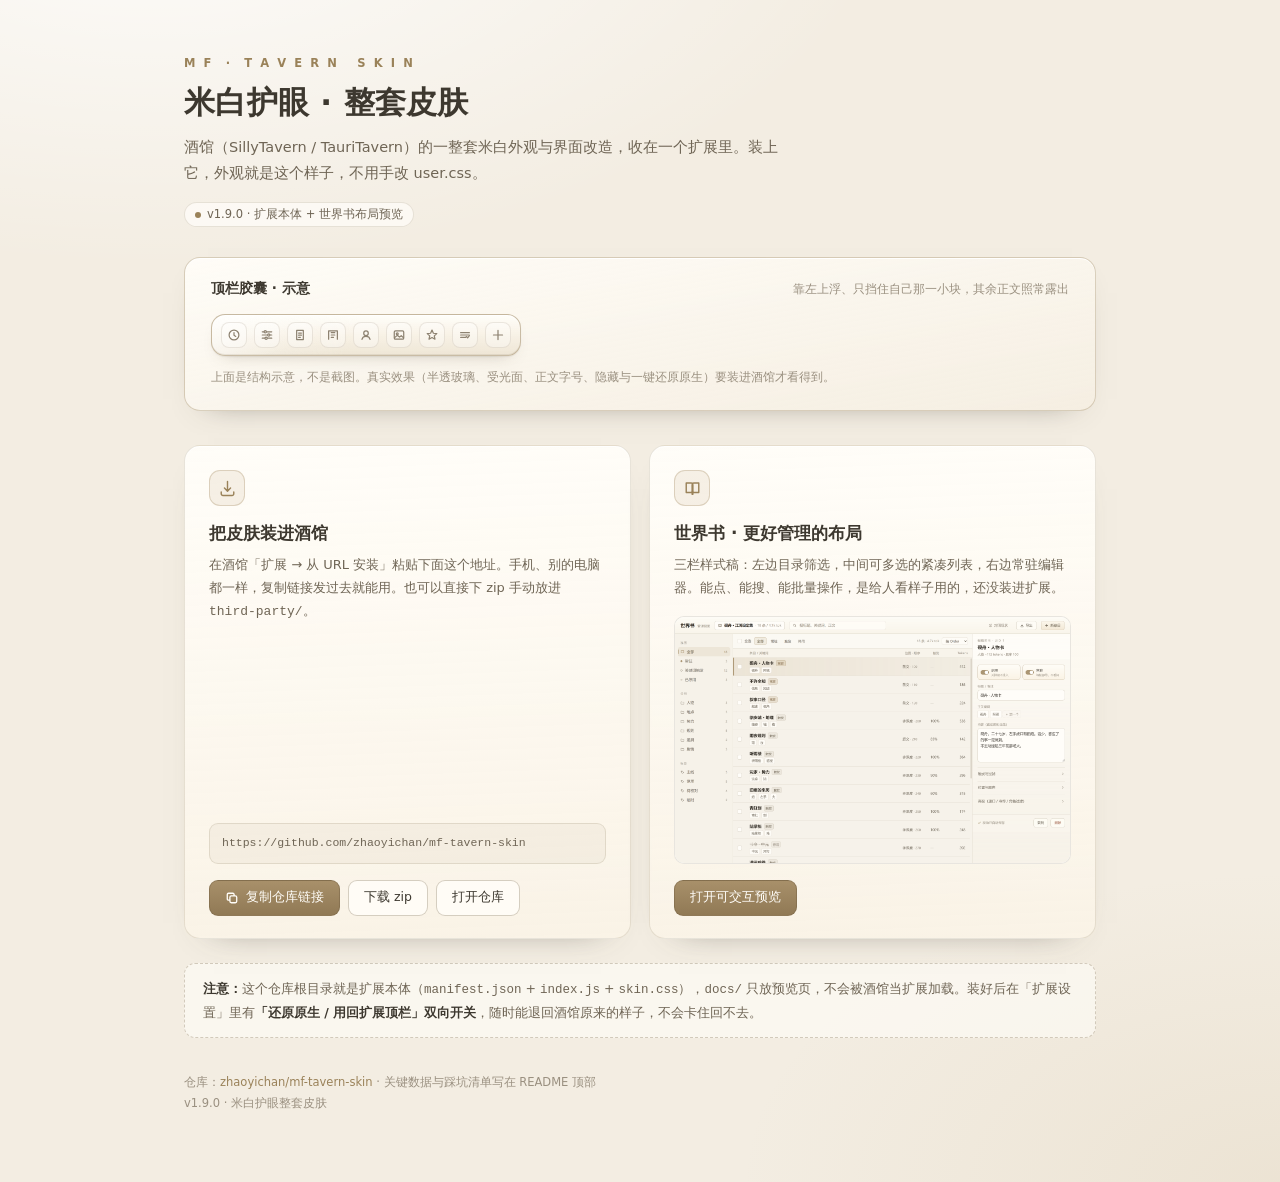
<file: docs/index.html>
<!DOCTYPE html>
<html lang="zh-CN">
<head>
<meta charset="utf-8">
<meta name="viewport" content="width=device-width, viewport-fit=cover, initial-scale=1">
<title>米白护眼 · 整套皮肤</title>
<style>
  :root{
    --bg:#f3ede2; --paper:#fffdf8; --ink:#3d382f; --ink2:#6f6555; --ink3:#9a9080;
    --line:rgba(150,136,110,.22); --line-s:rgba(150,136,110,.4);
    --taupe:#8d8271; --gold:#c7b088; --gold-d:#9a8259;
    --r:16px;
  }
  *{box-sizing:border-box}
  html,body{margin:0;padding:0}
  body{
    background:
      radial-gradient(1200px 620px at 12% -10%, rgba(255,255,255,.9), transparent 62%),
      radial-gradient(900px 520px at 100% 100%, rgba(199,176,136,.16), transparent 60%),
      var(--bg);
    color:var(--ink);
    font-family:"Noto Sans SC","PingFang SC","Microsoft YaHei",system-ui,-apple-system,sans-serif;
    -webkit-font-smoothing:antialiased;
    min-height:100vh;
  }
  .wrap{max-width:960px;margin:0 auto;padding:56px 24px 70px}
  .eyebrow{font-size:11.5px;letter-spacing:.18em;color:var(--gold-d);font-weight:600;margin-bottom:12px}
  h1{margin:0;font-size:31px;font-weight:650;letter-spacing:.01em;line-height:1.3}
  .lead{margin:12px 0 0;font-size:14.5px;color:var(--ink2);line-height:1.8;max-width:620px}
  .ver{
    display:inline-flex;align-items:center;gap:6px;margin-top:16px;
    font-size:11.5px;color:var(--ink2);padding:4px 10px;border-radius:20px;
    background:rgba(255,253,248,.75);border:1px solid var(--line);
  }
  .ver i{width:6px;height:6px;border-radius:50%;background:var(--gold-d);display:block}

  /* ── 胶囊示意 ── */
  .capsule{
    margin:30px 0 34px;padding:22px 26px;border-radius:var(--r);
    background:linear-gradient(170deg,rgba(255,253,248,.94),rgba(246,239,226,.72));
    border:1px solid rgba(186,170,141,.55);
    box-shadow:inset 0 1px 0 rgba(255,255,255,.95),0 12px 30px -24px rgba(69,65,58,.7);
  }
  .cap-hd{display:flex;align-items:baseline;justify-content:space-between;gap:12px;margin-bottom:16px}
  .cap-hd b{font-size:13.5px;font-weight:600}
  .cap-hd span{font-size:11.5px;color:var(--ink3)}
  .cap-bar{
    display:flex;align-items:center;gap:7px;padding:7px 9px;width:max-content;max-width:100%;
    border-radius:14px;border:1px solid rgba(186,170,141,.78);
    background:
      linear-gradient(105deg, rgba(255,255,255,.62) 0%, rgba(255,255,255,.14) 26%, rgba(255,255,255,0) 46%),
      linear-gradient(180deg, rgba(255,254,250,.92) 0%, rgba(246,239,226,.8) 52%, rgba(232,222,202,.66) 100%);
    box-shadow:inset 0 1px 0 rgba(255,255,255,.95),inset 0 -1px 0 rgba(150,136,110,.16),
               0 1px 1px rgba(90,78,58,.08),0 8px 18px -12px rgba(90,78,58,.4);
    overflow-x:auto;
  }
  .cap-dot{
    flex:none;width:26px;height:26px;border-radius:8px;
    display:grid;place-items:center;color:var(--taupe);
    background:rgba(255,255,255,.34);border:1px solid rgba(150,136,110,.18);
  }
  .cap-dot svg{width:14px;height:14px}
  .cap-note{margin:12px 0 0;font-size:11.5px;color:var(--ink3);line-height:1.7}

  .grid{display:grid;grid-template-columns:1fr 1fr;gap:18px}
  .card{
    position:relative;display:flex;flex-direction:column;
    padding:24px 24px 22px;border-radius:var(--r);
    background:linear-gradient(178deg,var(--paper),rgba(251,244,231,.82));
    border:1px solid var(--line);
    box-shadow:inset 0 1px 0 rgba(255,255,255,.9),0 14px 34px -30px rgba(69,65,58,.8);
  }
  .card:hover{border-color:var(--line-s)}
  .ic{
    width:36px;height:36px;border-radius:11px;display:grid;place-items:center;margin-bottom:16px;
    color:var(--gold-d);background:rgba(199,176,136,.16);border:1px solid rgba(171,150,115,.36);
  }
  .ic svg{width:19px;height:19px}
  .card h2{margin:0;font-size:17px;font-weight:650}
  .card p{margin:9px 0 0;font-size:13px;color:var(--ink2);line-height:1.75;flex:1}
  .url{
    margin:16px 0 0;padding:10px 12px;border-radius:9px;font-size:11.5px;
    background:rgba(150,136,110,.07);border:1px solid var(--line);
    color:var(--ink2);word-break:break-all;line-height:1.6;
    font-family:ui-monospace,SFMono-Regular,Consolas,monospace;
  }
  .acts{display:flex;flex-wrap:wrap;gap:8px;margin-top:16px}
  .btn{
    display:inline-flex;align-items:center;justify-content:center;gap:7px;
    height:36px;padding:0 15px;border-radius:9px;font-size:12.5px;font-weight:500;
    cursor:pointer;text-decoration:none;transition:.16s ease;white-space:nowrap;
    font-family:inherit;
  }
  .btn svg{width:14px;height:14px}
  .btn-main{background:linear-gradient(180deg,#a8906a,#907955);color:#fffdf8;border:1px solid rgba(120,100,70,.5)}
  .btn-main:hover{filter:brightness(1.06)}
  .btn-gh{background:rgba(255,253,248,.9);color:var(--ink);border:1px solid var(--line-s)}
  .btn-gh:hover{background:#fff;box-shadow:0 6px 16px -12px rgba(69,65,58,.7)}
  .shot{
    margin-top:16px;border-radius:10px;overflow:hidden;border:1px solid var(--line);
    background:#fff;aspect-ratio:16/10;
  }
  .shot img{width:100%;height:100%;object-fit:cover;object-position:top left;display:block}
  .tip{
    margin:24px 0 0;padding:14px 18px;border-radius:11px;font-size:12.5px;line-height:1.75;
    color:var(--ink2);background:rgba(255,253,248,.6);border:1px dashed var(--line-s);
  }
  .tip b{color:var(--ink);font-weight:600}
  footer{margin-top:34px;font-size:11.5px;color:var(--ink3);line-height:1.8}
  footer a{color:var(--gold-d);text-decoration:none}
  #toast{
    position:fixed;left:50%;bottom:28px;transform:translate(-50%,14px);
    padding:10px 18px;border-radius:10px;font-size:12.5px;
    background:rgba(61,56,47,.94);color:#fffdf8;opacity:0;pointer-events:none;
    transition:.22s ease;z-index:9;box-shadow:0 10px 26px -14px rgba(0,0,0,.6);
  }
  #toast.on{opacity:1;transform:translate(-50%,0)}
  @media (max-width:720px){
    .wrap{padding:34px 16px 48px}
    h1{font-size:24px}
    .lead{font-size:13px}
    .grid{grid-template-columns:1fr;gap:14px}
    .card{padding:20px}
    .capsule{padding:18px 16px}
    .cap-hd{flex-direction:column;align-items:flex-start;gap:5px}
    .cap-hd span{font-size:11px;line-height:1.5}
    .cap-dot{width:24px;height:24px}
  }
</style>
</head>
<body>
<div class="wrap">
  <div class="eyebrow">M F &nbsp;·&nbsp; T A V E R N &nbsp; S K I N</div>
  <h1>米白护眼 · 整套皮肤</h1>
  <p class="lead">酒馆（SillyTavern / TauriTavern）的一整套米白外观与界面改造，收在一个扩展里。装上它，外观就是这个样子，不用手改 user.css。</p>
  <div class="ver"><i></i> v1.9.0 · 扩展本体 + 世界书布局预览</div>

  <!-- 顶栏胶囊示意：纯 SVG/CSS 绘制，标注为示意，避免误认为是截图 -->
  <div class="capsule">
    <div class="cap-hd"><b>顶栏胶囊 · 示意</b><span>靠左上浮、只挡住自己那一小块，其余正文照常露出</span></div>
    <div class="cap-bar" aria-label="顶栏胶囊示意">
      <div class="cap-dot"><svg viewBox="0 0 16 16" fill="none" stroke="currentColor" stroke-width="1.4" stroke-linecap="round" stroke-linejoin="round"><circle cx="8" cy="8" r="5.6"/><path d="M8 5.2v3.1l2 1.3"/></svg></div>
      <div class="cap-dot"><svg viewBox="0 0 16 16" fill="none" stroke="currentColor" stroke-width="1.4" stroke-linecap="round" stroke-linejoin="round"><path d="M2.6 4.4h10.8M2.6 8h10.8M2.6 11.6h10.8"/><circle cx="6" cy="4.4" r="1.3" fill="#fffdf8"/><circle cx="10" cy="8" r="1.3" fill="#fffdf8"/><circle cx="7" cy="11.6" r="1.3" fill="#fffdf8"/></svg></div>
      <div class="cap-dot"><svg viewBox="0 0 16 16" fill="none" stroke="currentColor" stroke-width="1.4" stroke-linecap="round" stroke-linejoin="round"><path d="M4.2 2.8h7.6v10.4H4.2zM6.4 5.8h3.2M6.4 8.2h3.2M6.4 10.6h2"/></svg></div>
      <div class="cap-dot"><svg viewBox="0 0 16 16" fill="none" stroke="currentColor" stroke-width="1.4" stroke-linecap="round" stroke-linejoin="round"><path d="M3 12.8V3.2h10v9.6M6 8h4M6 5.4h4M6 10.6h2.6"/></svg></div>
      <div class="cap-dot"><svg viewBox="0 0 16 16" fill="none" stroke="currentColor" stroke-width="1.4" stroke-linecap="round" stroke-linejoin="round"><circle cx="8" cy="6" r="2.6"/><path d="M3.4 13c.5-2.2 2.3-3.4 4.6-3.4s4.1 1.2 4.6 3.4"/></svg></div>
      <div class="cap-dot"><svg viewBox="0 0 16 16" fill="none" stroke="currentColor" stroke-width="1.4" stroke-linecap="round" stroke-linejoin="round"><rect x="2.6" y="3.2" width="10.8" height="9.6" rx="1.4"/><circle cx="6" cy="6.6" r="1.1"/><path d="m3 11 3-2.6 2.6 2 2-1.6 2.4 2.2"/></svg></div>
      <div class="cap-dot"><svg viewBox="0 0 16 16" fill="none" stroke="currentColor" stroke-width="1.4" stroke-linecap="round" stroke-linejoin="round"><path d="M8 2.4 9.6 6l3.9.4-2.9 2.6.8 3.8L8 10.9l-3.4 1.9.8-3.8L2.5 6.4 6.4 6z"/></svg></div>
      <div class="cap-dot"><svg viewBox="0 0 16 16" fill="none" stroke="currentColor" stroke-width="1.4" stroke-linecap="round" stroke-linejoin="round"><path d="M3 5.4h10M3 8h10M3 10.6h6"/><path d="m11.4 10.6 1.6 1.6 2-2.4" transform="translate(-2 -1)"/></svg></div>
      <div class="cap-dot"><svg viewBox="0 0 16 16" fill="none" stroke="currentColor" stroke-width="1.4" stroke-linecap="round" stroke-linejoin="round"><path d="M8 2.8v10.4M2.8 8h10.4"/></svg></div>
    </div>
    <p class="cap-note">上面是结构示意，不是截图。真实效果（半透玻璃、受光面、正文字号、隐藏与一键还原原生）要装进酒馆才看得到。</p>
  </div>

  <div class="grid">
    <section class="card">
      <div class="ic"><svg viewBox="0 0 20 20" fill="none" stroke="currentColor" stroke-width="1.5" stroke-linecap="round" stroke-linejoin="round"><path d="M10 2.6v10M6.8 9.6 10 12.8l3.2-3.2"/><path d="M3.4 13.6v2a1.8 1.8 0 0 0 1.8 1.8h9.6a1.8 1.8 0 0 0 1.8-1.8v-2"/></svg></div>
      <h2>把皮肤装进酒馆</h2>
      <p>在酒馆「扩展 → 从 URL 安装」粘贴下面这个地址。手机、别的电脑都一样，复制链接发过去就能用。也可以直接下 zip 手动放进 <code>third-party/</code>。</p>
      <div class="url" id="repoUrl">https://github.com/zhaoyichan/mf-tavern-skin</div>
      <div class="acts">
        <button class="btn btn-main" id="btnCopy"><svg viewBox="0 0 16 16" fill="none" stroke="currentColor" stroke-width="1.5" stroke-linejoin="round"><rect x="5.6" y="5.6" width="7.8" height="7.8" rx="1.6"/><path d="M10.4 5.6V4a1.4 1.4 0 0 0-1.4-1.4H4A1.4 1.4 0 0 0 2.6 4v5a1.4 1.4 0 0 0 1.4 1.4h1.6"/></svg>复制仓库链接</button>
        <a class="btn btn-gh" href="https://github.com/zhaoyichan/mf-tavern-skin/archive/refs/heads/main.zip">下载 zip</a>
        <a class="btn btn-gh" href="https://github.com/zhaoyichan/mf-tavern-skin">打开仓库</a>
      </div>
    </section>

    <section class="card">
      <div class="ic"><svg viewBox="0 0 20 20" fill="none" stroke="currentColor" stroke-width="1.5" stroke-linecap="round" stroke-linejoin="round"><path d="M3.4 4.2h5.2c1 0 1.8.8 1.8 1.8v10c0-1-.8-1.8-1.8-1.8H3.4zM16.6 4.2h-5.2c-1 0-1.8.8-1.8 1.8v10c0-1 .8-1.8 1.8-1.8h5.2z"/></svg></div>
      <h2>世界书 · 更好管理的布局</h2>
      <p>三栏样式稿：左边目录筛选，中间可多选的紧凑列表，右边常驻编辑器。能点、能搜、能批量操作，是给人看样子用的，还没装进扩展。</p>
      <div class="shot"><img src="preview-world-info.png" alt="世界书三栏管理布局预览"></div>
      <div class="acts">
        <a class="btn btn-main" href="world-info-manager.html">打开可交互预览</a>
      </div>
    </section>
  </div>

  <div class="tip"><b>注意：</b>这个仓库根目录就是扩展本体（<code>manifest.json</code> + <code>index.js</code> + <code>skin.css</code>），<code>docs/</code> 只放预览页，不会被酒馆当扩展加载。装好后在「扩展设置」里有<b>「还原原生 / 用回扩展顶栏」双向开关</b>，随时能退回酒馆原来的样子，不会卡住回不去。</div>

  <footer>
    仓库：<a href="https://github.com/zhaoyichan/mf-tavern-skin">zhaoyichan/mf-tavern-skin</a> · 关键数据与踩坑清单写在 README 顶部<br>
    v1.9.0 · 米白护眼整套皮肤
  </footer>
</div>
<div id="toast"></div>
<script>
(function(){
  var t = document.getElementById('toast');
  function toast(msg){
    t.textContent = msg; t.classList.add('on');
    clearTimeout(t._tm); t._tm = setTimeout(function(){ t.classList.remove('on'); }, 1900);
  }
  document.getElementById('btnCopy').addEventListener('click', function(){
    var text = document.getElementById('repoUrl').textContent.trim();
    function fallback(){
      var ta = document.createElement('textarea');
      ta.value = text; ta.style.position='fixed'; ta.style.opacity='0';
      document.body.appendChild(ta); ta.select();
      var ok = false; try { ok = document.execCommand('copy'); } catch(e){}
      document.body.removeChild(ta);
      if (ok) toast('已复制，发给别人就能装');
      else { window.prompt('长按/手动复制这个链接：', text); }
    }
    if (navigator.clipboard && window.isSecureContext) {
      navigator.clipboard.writeText(text).then(function(){ toast('已复制，发给别人就能装'); }, fallback);
    } else fallback();
  });
})();
</script>
</body>
</html>
</file>
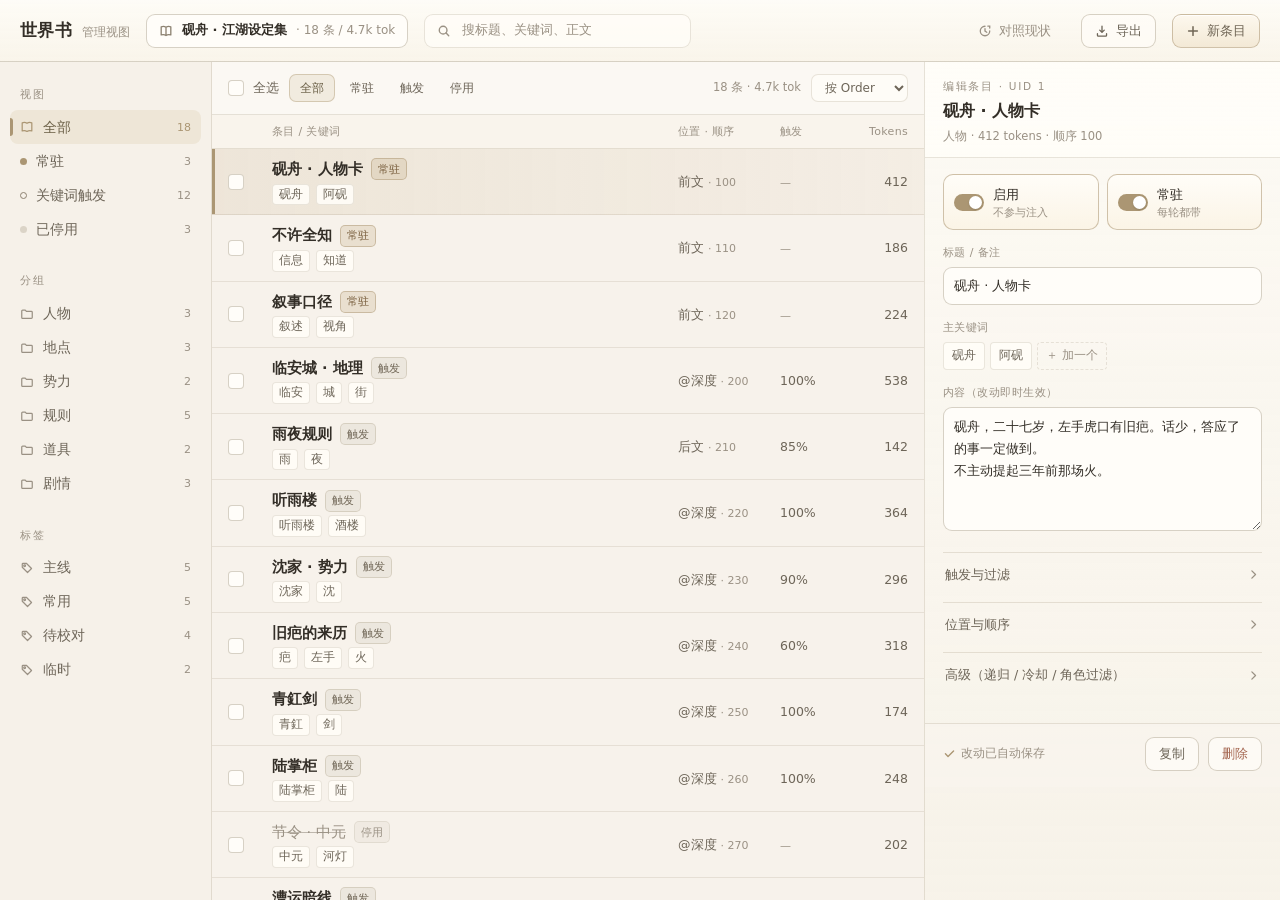
<file: docs/world-info-manager.html>
<!DOCTYPE html>
<html lang="zh-CN">
<head>
<meta charset="UTF-8">
<meta name="viewport" content="width=device-width, viewport-fit=cover, initial-scale=1">
<title>世界书 · 管理视图（样式稿）</title>
<!--
═══════════════════════════════════════════════════════════════════════════
  世界书 · 管理视图  样式稿 v1（2026-11-04 19:0x）
  ───────────────────────────────────────────────────────────────────────
  ★ 本文件性质：纯样式稿 / 交互演示。数据是假的，交互是真的，刷新即重置。
    用来给用户看布局，不是能装进酒馆的成品。上一个 api-profiles.html 已按
    用户要求搁置，不再继续。

  ★ 现状（读真机 DOM 得来的，不是猜）
    来源：D:/tavern-skin/ref/st_index.html（酒馆真实 index.html）
         frontend-templates/worldInfoKeywordHeaders.html
         ref/st_script.js 里 #OpenAllWIEntries 的处理
    · 编辑器 = #world_popup
      第 1 排：world_create_button / world_editor_select(选书) / 导入 / 导出 /
              改名 / 复制 / 删除
      第 2 排：world_popup_new(新条目) / OpenAllWIEntries(全展开) /
              CloseAllWIEntries(全折叠) / world_backfill_memos(回填备注) /
              world_apply_current_sorting / world_info_search(搜索) /
              world_info_sort_order(**14 种排序**) / world_refresh / 分页
      条目区 = #world_popup_entries_list，条目是 .inline-drawer 折叠抽屉
    · 表头列（worldInfoKeywordHeaders.html）：
      Title/Memo · Strategy · Position · Depth · Order · Trigger %
    · 展开一条 = #entry_edit_template 里的一整屏表单：
      主关键词 / 逻辑(AND ANY…) / 可选过滤 / Outlet / 扫描深度 / 大小写 /
      整词 / 组评分 / Automation ID / 递归层级 / 正文 + 4 个递归复选 /
      包含组 / 组权重 / 黏性 / 冷却 / 延迟 / 位置 / 深度 / 顺序 / 触发% /
      角色过滤 / 备注 —— 几十个字段平铺。
    · ★ 痛点（这版要解决的）
      1) 改一个「启用/常驻/位置」要先展开整屏表单
      2) 条目多了只能靠一个搜索框 + 14 项排序下拉 + 分页，没有目录
      3) 没有多选，批量禁用/改位置/打标签/移动分组全做不到
      4) 状态靠小灯（绿/蓝/灰）认，没有文字
      5) 备注为空时列表里显示的是关键词，认不出是哪条

  ★ 这版的设计口径（用户要「更方便管理」）
    三栏：左侧目录（视图 + 分组 + 标签，带计数）/ 中间紧凑多行列表（可多选）/
          右侧常驻编辑器（点条目即开，高级设置折叠，不用展开整屏）
    + 选中后浮出批量操作条。状态一律用文字 + 圆点双编码，不只靠颜色。

  ★ 真落地时的关键数据（别重新猜）
    · 条目数据在世界书 JSON 的 entries 对象里，key 是 uid；
      常用字段：key / keysecondary / comment(标题) / content / disable /
      constant(常驻) / selective / position / depth / order / probability /
      group / groupWeight / sticky / cooldown / delay / additive /
      role / excludeRecursion / preventRecursion / delayUntilRecursionLevel …
    · 「分组」「标签」不是酒馆原生字段 → 要在条目上挂自定义键（如 mf_group /
      mf_tags），或者按 comment 前缀解析。写回时必须保留原字段，别整对象替换。
    · position: 0=before / 1=after / 2=atDepth / 3=outlet 等，按版本核对。
    · 排序写回：酒馆有 world_apply_current_sorting 把当前排序固化为 order。
    · token 数是估算，别当精确值展示。
    · 配色沿用皮肤：米白 + taupe #8d8271 + 浅金 #c7b088，不要绿色。
      图标一律内联 SVG，不用 emoji。
    · file:// 下 localStorage origin 为 null → 演示状态只放内存，刷新重置（故意的）。
═══════════════════════════════════════════════════════════════════════════
-->
<style>
:root{
  --bg:#f2ede3;
  --paper:#fffdf8;
  --ink:#332e27;
  --ink2:#6d6558;
  --ink3:#9a9184;
  --taupe:#8d8271;
  --line:rgba(150,136,110,.22);
  --line-s:rgba(150,136,110,.38);
  --gold:#c7b088;
  --gold-d:#ab9673;
  --gold-bg:rgba(199,176,136,.18);
  --r:12px;
}
*{box-sizing:border-box;-webkit-tap-highlight-color:transparent}
html,body{margin:0;padding:0;height:100%}
body{
  overflow:hidden;
  background:var(--bg);color:var(--ink);
  font:14px/1.55 "PingFang SC","Hiragino Sans GB","Microsoft YaHei",system-ui,-apple-system,sans-serif;
  -webkit-font-smoothing:antialiased;
}
button,input,select,textarea{font:inherit;color:inherit}
button{cursor:pointer}
::-webkit-scrollbar{width:9px;height:9px}
::-webkit-scrollbar-thumb{background:rgba(150,136,110,.28);border-radius:8px;border:2px solid transparent;background-clip:padding-box}
::-webkit-scrollbar-thumb:hover{background:rgba(150,136,110,.45);background-clip:padding-box}
::-webkit-scrollbar-track{background:transparent}

.app{height:100vh;display:flex;flex-direction:column}

/* ── 顶栏 ─────────────────────────────────────────── */
.top{
  flex:none;height:62px;display:flex;align-items:center;gap:16px;padding:0 20px;
  background:linear-gradient(180deg,rgba(255,253,248,.95),rgba(250,245,235,.92));
  border-bottom:1px solid var(--line-s);position:relative;z-index:6;
}
.top-brand{display:flex;align-items:baseline;gap:10px;white-space:nowrap}
.top-brand b{font-size:17px;font-weight:600;letter-spacing:.02em}
.top-brand small{font-size:11.5px;color:var(--ink3)}
.book{
  display:flex;align-items:center;gap:9px;height:34px;padding:0 12px;border-radius:9px;
  background:#fffdf9;border:1px solid var(--line-s);font-size:13px;font-weight:600;
}
.book svg{color:var(--taupe)}
.book .cnt{font-weight:400;color:var(--ink3);font-size:12px}
.top-search{
  flex:1;min-width:120px;max-width:420px;display:flex;align-items:center;gap:9px;
  height:34px;padding:0 12px;border-radius:9px;background:rgba(255,253,248,.8);
  border:1px solid var(--line);transition:.16s;
}
.top-search:focus-within{background:#fffdf8;border-color:rgba(171,150,115,.6);box-shadow:0 0 0 3px rgba(199,176,136,.14)}
.top-search svg{color:var(--ink3);flex:none}
.top-search input{flex:1;border:0;outline:none;background:transparent;font-size:13px;min-width:0}
.top-search input::placeholder{color:var(--ink3)}
.top-sp{flex:1}
.btn{
  display:inline-flex;align-items:center;gap:7px;height:34px;padding:0 13px;
  border-radius:9px;border:1px solid var(--line-s);background:rgba(255,253,248,.7);
  font-size:12.5px;color:var(--ink2);white-space:nowrap;transition:.15s;
}
.btn:hover{background:#fffdf8;color:var(--taupe-d,#6f6555);border-color:rgba(171,150,115,.6)}
.btn svg{flex:none}
.btn-solid{
  background:linear-gradient(180deg,#fdf8ee,#f3e9d6);border-color:rgba(171,150,115,.55);
  color:#6f6555;font-weight:500;box-shadow:0 1px 0 rgba(255,255,255,.9) inset;
}
.btn-solid:hover{background:linear-gradient(180deg,#fffdf7,#f7efdf)}
.btn-quiet{background:transparent;border-color:transparent;color:var(--ink3)}
.btn-quiet:hover{background:rgba(255,253,248,.9);color:var(--ink2)}

/* ── 三栏骨架 ──────────────────────────────────────── */
.cols{flex:1;min-height:0;display:grid;grid-template-columns:212px minmax(0,1fr) 356px}
.side{
  min-height:0;overflow-y:auto;background:rgba(250,246,238,.55);
  border-right:1px solid var(--line);padding:16px 10px 30px;
}
.center{min-height:0;display:flex;flex-direction:column;background:rgba(255,253,248,.34)}
.editor{
  min-height:0;overflow-y:auto;background:linear-gradient(180deg,rgba(255,253,248,.8),rgba(250,246,237,.6));
  border-left:1px solid var(--line);
}

/* ── 左栏 ─────────────────────────────────────────── */
.nav-h{font-size:10.5px;letter-spacing:.16em;color:var(--ink3);padding:0 10px;margin:8px 0 8px}
.nav-h:not(:first-child){margin-top:26px}
.nav-i{
  position:relative;display:flex;align-items:center;gap:9px;height:34px;padding:0 10px;
  border-radius:8px;font-size:13.5px;color:var(--ink2);cursor:pointer;transition:.14s;
  white-space:nowrap;
}
.nav-i:hover{background:rgba(255,253,248,.8);color:var(--ink)}
.nav-i.on{background:var(--gold-bg);color:#6b6047;font-weight:500}
.nav-i.on::before{content:"";position:absolute;left:0;top:8px;bottom:8px;width:2.5px;border-radius:0 3px 3px 0;background:var(--gold-d)}
.nav-i .nm{flex:1;overflow:hidden;text-overflow:ellipsis}
.nav-i .num{font-size:11px;color:var(--ink3);font-variant-numeric:tabular-nums}
.nav-i.on .num{color:var(--gold-d)}
.nav-i svg{flex:none;color:var(--ink3)}
.nav-i.on svg{color:var(--gold-d)}
.nav-dot{width:7px;height:7px;border-radius:50%;flex:none}
.dot-always{background:var(--gold-d)}
.dot-key{border:1.5px solid var(--taupe);background:transparent}
.dot-off{background:rgba(150,136,110,.28)}

/* ── 中栏：工具条 ──────────────────────────────────── */
.tools{
  flex:none;display:flex;align-items:center;gap:10px;padding:12px 16px;
  border-bottom:1px solid var(--line);background:rgba(255,253,248,.6);flex-wrap:wrap;
}
.chk{
  width:16px;height:16px;border-radius:4px;border:1.5px solid var(--line-s);
  background:#fffdf9;display:grid;place-items:center;flex:none;cursor:pointer;transition:.14s;
}
.chk svg{opacity:0;color:#fff}
.chk.on{background:var(--gold-d);border-color:var(--gold-d)}
.chk.on svg{opacity:1}
.chk.mixed{background:rgba(199,176,136,.5);border-color:var(--gold-d)}
.chk.mixed::after{content:"";width:8px;height:2px;background:#fff;border-radius:2px}
.tools-l{display:flex;align-items:center;gap:9px;color:var(--ink2);font-size:12.5px;cursor:pointer;user-select:none}
.seg{display:flex;gap:4px}
.seg button{
  height:28px;padding:0 10px;border-radius:7px;border:1px solid transparent;
  background:transparent;font-size:12px;color:var(--ink2);transition:.14s;
}
.seg button:hover{background:rgba(255,253,248,.9);border-color:var(--line)}
.seg button.on{background:var(--gold-bg);border-color:rgba(171,150,115,.42);color:#6b6047;font-weight:500}
.tools-sp{flex:1}
.tools small{font-size:11.5px;color:var(--ink3);font-variant-numeric:tabular-nums}
.sort{
  height:28px;padding:0 9px;border-radius:7px;border:1px solid var(--line);
  background:rgba(255,253,248,.8);font-size:12px;color:var(--ink2);outline:none;
}

/* ── 中栏：表头 + 行 ───────────────────────────────── */
.thead{
  flex:none;display:grid;grid-template-columns:34px minmax(0,1fr) 92px 62px 56px;
  gap:10px;padding:8px 16px;border-bottom:1px solid var(--line);
  font-size:11px;color:var(--ink3);letter-spacing:.03em;background:rgba(250,246,238,.45);
}
.rows{flex:1;min-height:0;overflow-y:auto;padding-bottom:76px}
.row{
  display:grid;grid-template-columns:34px minmax(0,1fr) 92px 62px 56px;
  gap:10px;align-items:center;padding:9px 16px;min-height:58px;
  border-bottom:1px solid rgba(150,136,110,.18);cursor:pointer;transition:.13s;
}
.row:hover{background:rgba(255,253,248,.92)}
.row.on{background:linear-gradient(90deg,rgba(199,176,136,.19),rgba(199,176,136,.07))}
.row.on::before{content:"";position:absolute;left:0;top:0;bottom:0;width:3px;background:var(--gold-d)}
.row{position:relative}
.row.checked{background:rgba(199,176,136,.1)}
.r-main{min-width:0}
.r-line1{display:flex;align-items:center;gap:8px;min-width:0}
.r-title{font-size:14.5px;font-weight:600;white-space:nowrap;overflow:hidden;text-overflow:ellipsis}
.r-title.off{color:var(--ink3);font-weight:500;text-decoration:line-through;text-decoration-color:rgba(154,145,132,.6)}
.st{
  flex:none;font-size:11px;padding:1.5px 6px;border-radius:5px;white-space:nowrap;
  border:1px solid transparent;
}
.st-always{background:rgba(199,176,136,.28);border-color:rgba(171,150,115,.5);color:#795f3e;font-weight:500}
.st-key{background:rgba(150,136,110,.1);border-color:rgba(150,136,110,.25);color:#6f6555}
.st-off{background:rgba(150,136,110,.07);border-color:rgba(150,136,110,.16);color:var(--ink3)}
.r-line2{display:flex;align-items:center;gap:6px;margin-top:3px;min-width:0;overflow:hidden}
.key{
  font-size:11.5px;padding:1px 6px;border-radius:4px;white-space:nowrap;
  background:rgba(255,253,248,.9);border:1px solid rgba(150,136,110,.2);color:var(--ink2);
}
.key.more{color:var(--ink3);border-style:dashed}
.r-col{font-size:12.5px;color:var(--ink2);white-space:nowrap;overflow:hidden;text-overflow:ellipsis}
.r-col small{color:var(--ink3);font-size:11px}
.r-num{font-variant-numeric:tabular-nums;text-align:right;font-size:12.5px;color:var(--ink2)}
.r-num small{color:var(--ink3)}
.r-acts{display:flex;gap:2px;justify-content:flex-end;opacity:0;transition:.14s}
.row:hover .r-acts,.row.on .r-acts{opacity:1}
.ico{
  width:27px;height:27px;border-radius:7px;display:grid;place-items:center;
  background:transparent;border:1px solid transparent;color:var(--ink3);transition:.14s;
}
.ico:hover{background:#fffdf8;border-color:var(--line);color:var(--taupe)}
.ico.danger:hover{color:#a4654f;border-color:rgba(164,101,79,.28);background:rgba(164,101,79,.06)}
.empty{padding:60px 20px;text-align:center;color:var(--ink3)}
.empty b{display:block;color:var(--ink2);font-size:14px;margin-bottom:5px;font-weight:600}
.empty span{font-size:12.5px}

/* ── 右栏：编辑器 ──────────────────────────────────── */
.ed-hd{
  position:sticky;top:0;z-index:3;padding:16px 18px 12px;
  background:linear-gradient(180deg,rgba(255,253,248,.98),rgba(255,253,248,.9));
  border-bottom:1px solid var(--line);backdrop-filter:blur(8px);
}
.ed-hd .kicker{font-size:10.5px;letter-spacing:.16em;color:var(--ink3);margin-bottom:6px}
.ed-hd h2{margin:0;font-size:16px;font-weight:600;line-height:1.4}
.ed-hd .meta{margin-top:5px;font-size:11.5px;color:var(--ink3)}
.ed-bd{padding:16px 18px 26px}
.fld{margin-bottom:14px}
.fld > label{display:block;font-size:11px;color:var(--ink3);letter-spacing:.04em;margin-bottom:6px}
.inp,textarea.inp{
  width:100%;padding:8px 10px;border-radius:9px;outline:none;
  background:#fffdf9;border:1px solid var(--line-s);font-size:13px;transition:.15s;
}
.inp:focus,textarea.inp:focus{border-color:rgba(171,150,115,.7);box-shadow:0 0 0 3px rgba(199,176,136,.15)}
textarea.inp{resize:vertical;min-height:124px;line-height:1.7}
.chips{display:flex;flex-wrap:wrap;gap:5px}
.chips .key{padding:4px 8px;font-size:11.5px}
.chips .add{border-style:dashed;background:transparent;cursor:pointer;color:var(--ink3)}
.sw-row{display:flex;gap:8px;margin-bottom:14px}
.sw{
  flex:1;display:flex;align-items:center;gap:9px;padding:9px 10px;border-radius:10px;
  background:rgba(255,253,248,.7);border:1px solid var(--line);cursor:pointer;transition:.15s;
}
.sw:hover{border-color:var(--line-s)}
.sw.on{background:linear-gradient(180deg,#fffdf8,#fbf4e6);border-color:rgba(171,150,115,.55)}
.tg{
  flex:none;width:30px;height:17px;border-radius:20px;background:rgba(150,136,110,.28);
  position:relative;transition:.18s;
}
.tg::after{content:"";position:absolute;top:2px;left:2px;width:13px;height:13px;border-radius:50%;background:#fff;transition:.18s;box-shadow:0 1px 2px rgba(0,0,0,.14)}
.sw.on .tg{background:var(--gold-d)}
.sw.on .tg::after{transform:translateX(13px)}
.sw b{font-size:12.5px;font-weight:500}
.sw small{display:block;font-size:10.5px;color:var(--ink3);line-height:1.3}
.sect{border-top:1px solid var(--line);margin-top:6px}
.sect-h{
  display:flex;align-items:center;gap:8px;padding:12px 2px;cursor:pointer;
  font-size:12.5px;font-weight:500;color:var(--ink2);
}
.sect-h:hover{color:var(--ink)}
.sect-h .arw{margin-left:auto;transition:.2s;color:var(--ink3)}
.sect.open .sect-h .arw{transform:rotate(90deg)}
.sect-b{display:none;padding:0 2px 12px}
.sect.open .sect-b{display:block}
.grid2{display:grid;grid-template-columns:1fr 1fr;gap:10px}
.grid2 .fld{margin-bottom:10px}
.ed-ft{
  display:flex;align-items:center;gap:9px;padding:13px 18px calc(16px + env(safe-area-inset-bottom));
  border-top:1px solid var(--line);background:rgba(250,246,238,.7);
}
.ed-ft .saved{font-size:11.5px;color:var(--ink3);display:flex;align-items:center;gap:5px;margin-right:auto}
.ed-ft .saved svg{color:var(--gold-d)}
.ed-blank{padding:80px 26px;text-align:center;color:var(--ink3)}
.ed-blank svg{color:rgba(171,150,115,.65);margin-bottom:14px}
.ed-blank b{display:block;color:var(--ink2);font-size:14px;margin-bottom:6px;font-weight:600}
.ed-blank span{font-size:12.5px;line-height:1.8}

/* ── 批量操作条 ────────────────────────────────────── */
.bulk{
  position:fixed;left:50%;bottom:24px;transform:translate(-50%,16px);z-index:20;
  display:flex;align-items:center;gap:8px;padding:9px 12px 9px 16px;border-radius:14px;
  background:linear-gradient(180deg,#fffdf8,#f7f0e2);
  border:1px solid rgba(171,150,115,.5);
  box-shadow:0 1px 0 #fff inset, 0 18px 40px -24px rgba(69,65,58,.75);
  opacity:0;pointer-events:none;transition:.22s cubic-bezier(.2,.8,.3,1);white-space:nowrap;
}
.bulk.on{opacity:1;pointer-events:auto;transform:translate(-50%,0)}
.bulk .n{font-size:13px;font-weight:600;color:#6f6555;margin-right:4px}
.bulk .div{width:1px;height:22px;background:var(--line-s);margin:0 3px}
.bulk button{
  height:30px;padding:0 11px;border-radius:8px;border:1px solid transparent;
  background:transparent;font-size:12px;color:var(--ink2);display:inline-flex;align-items:center;gap:6px;
}
.bulk button:hover{background:#fffdf8;border-color:var(--line-s);color:var(--ink)}
.bulk button.danger:hover{color:#a4654f;border-color:rgba(164,101,79,.3);background:rgba(164,101,79,.05)}
.bulk .x{width:30px;padding:0;justify-content:center;color:var(--ink3)}
.pop{
  position:absolute;bottom:calc(100% + 10px);left:0;min-width:150px;padding:6px;
  border-radius:11px;background:#fffdf8;border:1px solid rgba(171,150,115,.5);
  box-shadow:0 16px 34px -22px rgba(69,65,58,.8);display:none;
}
.pop.on{display:block}
.pop-i{display:flex;align-items:center;gap:8px;padding:7px 9px;border-radius:7px;font-size:12.5px;color:var(--ink2);cursor:pointer}
.pop-i:hover{background:var(--gold-bg);color:#6b6047}

/* ── 对照现状弹层 ──────────────────────────────────── */
.mask{position:fixed;inset:0;background:rgba(64,58,50,.3);backdrop-filter:blur(3px);z-index:40;opacity:0;pointer-events:none;transition:.2s}
.mask.on{opacity:1;pointer-events:auto}
.modal{
  position:fixed;left:50%;top:50%;transform:translate(-50%,-48%) scale(.98);z-index:41;
  width:min(700px,calc(100vw - 32px));max-height:86vh;overflow:auto;
  border-radius:18px;background:linear-gradient(180deg,#fffdf8,#faf6ec);
  border:1px solid rgba(199,176,136,.5);box-shadow:0 30px 70px -40px rgba(59,53,45,.9);
  opacity:0;pointer-events:none;transition:.22s cubic-bezier(.2,.8,.3,1);
}
.modal.on{opacity:1;pointer-events:auto;transform:translate(-50%,-50%) scale(1)}
.m-hd{display:flex;align-items:center;justify-content:space-between;padding:18px 22px 4px}
.m-hd b{font-size:16px}
.m-bd{padding:6px 22px 22px;font-size:13px;color:var(--ink2);line-height:1.8}
.m-bd h4{margin:18px 0 8px;font-size:12px;letter-spacing:.1em;color:var(--ink3);font-weight:500}
.old{
  border:1px solid var(--line);border-radius:11px;background:rgba(255,253,248,.8);
  padding:12px 14px;font-size:12px;color:var(--ink2);
}
.old .bar2{display:flex;gap:6px;flex-wrap:wrap;margin-bottom:8px}
.old .b2{padding:3px 8px;border:1px solid var(--line);border-radius:6px;background:#fffdf9;color:var(--ink3);font-size:11px}
.old .e{padding:8px 10px;border:1px solid var(--line);border-radius:7px;margin-top:6px;background:#fffdf9;display:flex;justify-content:space-between}
.old .e.open2{border-color:rgba(171,150,115,.5);background:rgba(199,176,136,.08)}
.old .e-fields{margin-top:7px;padding-left:10px;color:var(--ink3);font-size:11px;line-height:2}
.m-bd ul{margin:8px 0;padding-left:20px}
.m-bd li{margin:3px 0}
.m-bd .hl{color:#8a7350;background:rgba(199,176,136,.16);padding:1px 4px;border-radius:4px}

/* ── 手机 ─────────────────────────────────────────── */
@media (max-width:1080px){
  .cols{grid-template-columns:186px minmax(0,1fr)}
  .editor{
    position:fixed;right:0;top:62px;bottom:0;width:min(360px,88vw);z-index:10;
    transform:translateX(100%);transition:.24s cubic-bezier(.2,.8,.3,1);
    box-shadow:-18px 0 40px -30px rgba(69,65,58,.8);
  }
  .editor.on{transform:translateX(0)}
  .ed-hd .close-ed{display:inline-flex}
}
@media (min-width:1081px){ .ed-hd .close-ed{display:none} }
@media (max-width:760px){
  .top{height:56px;padding:0 12px;gap:9px}
  .top-brand small{display:none}
  .top .btn-quiet span,.top #btnExport span{display:none}
  .book{display:none}
  #btnExport{width:34px;padding:0;justify-content:center}
  .tools small{display:none}
  .book{font-size:12px;padding:0 9px}
  .book .cnt{display:none}
  .cols{display:flex;flex-direction:column}
  .side{
    flex:none;display:flex;gap:6px;overflow-x:auto;overflow-y:hidden;padding:9px 12px;
    border-right:0;border-bottom:1px solid var(--line);white-space:nowrap;
  }
  .nav-h{display:none}
  .nav-i{flex:none;height:30px;padding:0 10px;border:1px solid var(--line);border-radius:20px;background:rgba(255,253,248,.6);font-size:12px}
  .nav-i.on{border-color:rgba(171,150,115,.5)}
  .nav-i.on::before{display:none}
  .nav-i .num{margin-left:2px}
  .center{flex:1}
  .thead,.row{grid-template-columns:28px minmax(0,1fr) 54px;padding-left:12px;padding-right:12px;gap:7px}
  .thead > :nth-child(3),.row > :nth-child(3),
  .thead > :nth-child(4),.row > :nth-child(4){display:none}
  .center{flex:1;min-height:0}
  .top-sp{display:none}
  .tools{padding:9px 12px;gap:7px}
  .tools .seg button{padding:0 8px}
  .top-search{max-width:none}
  .editor{top:auto;bottom:0;left:0;right:0;width:100%;height:82vh;border-radius:18px 18px 0 0;
          transform:translateY(100%);border-left:0;border-top:1px solid rgba(171,150,115,.5);
          background:#fffdf8;box-shadow:0 -18px 44px -30px rgba(69,65,58,.9)}
  .editor.on{transform:translateY(0)}
  .bulk{left:12px;right:12px;bottom:12px;transform:translateY(16px);overflow-x:auto;justify-content:flex-start}
  .bulk.on{transform:translateY(0)}
  .bulk .n{flex:none}
}
</style>
</head>
<body>
<div class="app">

  <!-- 顶栏 -->
  <header class="top">
    <div class="top-brand"><b>世界书</b><small>管理视图</small></div>
    <div class="book" id="bookBtn">
      <svg width="14" height="14" viewBox="0 0 16 16" fill="none" stroke="currentColor" stroke-width="1.5" stroke-linejoin="round"><path d="M2.5 3.2c2-.7 4-.5 5.5.6 1.5-1.1 3.5-1.3 5.5-.6v9.3c-2-.7-4-.5-5.5.6-1.5-1.1-3.5-1.3-5.5-.6zM8 3.8v9.3"/></svg>
      砚舟 · 江湖设定集
      <span class="cnt">· 18 条 / 4.7k tok</span>
    </div>
    <div class="top-search">
      <svg width="14" height="14" viewBox="0 0 16 16" fill="none" stroke="currentColor" stroke-width="1.6" stroke-linecap="round"><circle cx="7" cy="7" r="4.4"/><path d="m10.4 10.4 3 3"/></svg>
      <input id="q" placeholder="搜标题、关键词、正文">
    </div>
    <div class="top-sp"></div>
    <button class="btn btn-quiet" id="btnOld">
      <svg width="14" height="14" viewBox="0 0 16 16" fill="none" stroke="currentColor" stroke-width="1.5" stroke-linecap="round"><path d="M8 2.6a5.4 5.4 0 1 0 5.4 5.4"/><path d="M8 5.2v3l2 1.3"/><path d="M11.2 2.4h2.2v2.2"/></svg>
      <span>对照现状</span>
    </button>
    <button class="btn" id="btnExport">
      <svg width="14" height="14" viewBox="0 0 16 16" fill="none" stroke="currentColor" stroke-width="1.5" stroke-linecap="round" stroke-linejoin="round"><path d="M8 2.6v7M5.4 7 8 9.6 10.6 7"/><path d="M2.8 11v1.8a1 1 0 0 0 1 1h8.4a1 1 0 0 0 1-1V11"/></svg>
      <span>导出</span>
    </button>
    <button class="btn btn-solid" id="btnNew">
      <svg width="14" height="14" viewBox="0 0 16 16" fill="none" stroke="currentColor" stroke-width="1.7" stroke-linecap="round"><path d="M8 3v10M3 8h10"/></svg>
      新条目
    </button>
  </header>

  <!-- 三栏 -->
  <div class="cols">
    <!-- 左：目录 -->
    <aside class="side" id="side"></aside>

    <!-- 中：列表 -->
    <main class="center">
      <div class="tools">
        <label class="tools-l" id="allChk"><span class="chk" id="allChkBox"><svg width="11" height="11" viewBox="0 0 16 16" fill="none" stroke="currentColor" stroke-width="2.2" stroke-linecap="round" stroke-linejoin="round"><path d="m3 8.4 3.2 3.2L13 4.8"/></svg></span>全选</label>
        <div class="seg" id="seg">
          <button data-st="all" class="on">全部</button>
          <button data-st="always">常驻</button>
          <button data-st="key">触发</button>
          <button data-st="off">停用</button>
        </div>
        <div class="tools-sp"></div>
        <small id="sumInfo">18 条 · 2.4k tok</small>
        <select class="sort" id="sort">
          <option value="order">按 Order</option>
          <option value="title">按标题</option>
          <option value="tokens">按 Tokens</option>
          <option value="trigger">按触发率</option>
        </select>
      </div>
      <div class="thead">
        <div></div><div>条目 / 关键词</div><div>位置 · 顺序</div><div>触发</div><div style="text-align:right">Tokens</div>
      </div>
      <div class="rows" id="rows"></div>
    </main>

    <!-- 右：编辑器 -->
    <section class="editor" id="editor"></section>
  </div>
</div>

<!-- 批量操作条 -->
<div class="bulk" id="bulk">
  <span class="n" id="bulkN">已选 0 条</span>
  <div class="div"></div>
  <button data-bulk="enable">启用</button>
  <button data-bulk="disable">停用</button>
  <button data-bulk="always">设为常驻</button>
  <button data-bulk="group" id="popGroupBtn" style="position:relative">移动分组 ▾
    <span class="pop" id="popGroup"></span>
  </button>
  <button data-bulk="tag" id="popTagBtn" style="position:relative">加标签 ▾
    <span class="pop" id="popTag"></span>
  </button>
  <button data-bulk="delete" class="danger">删除</button>
  <div class="div"></div>
  <button class="x" id="bulkX" title="取消选择">
    <svg width="13" height="13" viewBox="0 0 16 16" fill="none" stroke="currentColor" stroke-width="1.7" stroke-linecap="round"><path d="m4 4 8 8M12 4l-8 8"/></svg>
  </button>
</div>

<!-- 对照现状 -->
<div class="mask" id="mask"></div>
<div class="modal" id="modal">
  <div class="m-hd">
    <b>现在的世界书编辑器长什么样</b>
    <button class="ico" id="mX"><svg width="15" height="15" viewBox="0 0 16 16" fill="none" stroke="currentColor" stroke-width="1.6" stroke-linecap="round"><path d="m4 4 8 8M12 4l-8 8"/></svg></button>
  </div>
  <div class="m-bd">
    从真机 DOM 读出来的结构：<span class="hl">#world_popup</span> 两排工具按钮 + 一串折叠抽屉
    <span class="hl">.inline-drawer</span>，表头是 Title/Memo · Strategy · Position · Depth · Order · Trigger%。
    <div class="old" style="margin-top:12px">
      <div class="bar2"><span class="b2">新建书</span><span class="b2">选书 ▾</span><span class="b2">导入</span><span class="b2">导出</span><span class="b2">改名</span><span class="b2">复制</span><span class="b2">删除</span></div>
      <div class="bar2"><span class="b2">+ 新条目</span><span class="b2">全展开</span><span class="b2">全折叠</span><span class="b2">回填备注</span><span class="b2">搜索</span><span class="b2">排序（14 项）▾</span><span class="b2">分页</span></div>
      <div class="e"><span>砚舟 · 人物卡</span><span style="color:var(--ink3)">常驻 · 位置 0 · 顺序 100</span></div>
      <div class="e open2"><span>临安城 · 地理</span><span style="color:var(--ink3)">展开中 ▾</span>
      </div>
      <div class="e-fields">主关键词 · 逻辑 · 可选过滤 · Outlet · 扫描深度 · 大小写 · 整词 · 组评分 ·
        Automation ID · 递归层级 · 正文 + 4 个递归复选 · 包含组 · 组权重 · 黏性 · 冷却 · 延迟 ·
        位置 · 深度 · 顺序 · 触发% · 角色过滤 · 备注 …（一整屏）</div>
      <div class="e"><span>雨夜规则</span><span style="color:var(--ink3)">触发 · 位置 1</span></div>
    </div>

    <h4>不方便的地方</h4>
    <ul>
      <li>改一个「启用 / 常驻 / 位置」都要先把整条展开，几十个字段扑面而来。</li>
      <li>条目一多，只有一个搜索框 + 14 项排序下拉 + 分页，<b>没有目录、没有分组</b>。</li>
      <li><b>没有多选</b>：批量停用、批量改位置、批量打标签、批量移动都做不到。</li>
      <li>状态靠小灯颜色区分，没有文字，得记绿蓝灰各代表什么。</li>
      <li>备注为空时列表里显示的是关键词，看不出是哪一条。</li>
    </ul>

    <h4>这版怎么改</h4>
    <ul>
      <li><b>左栏</b>：视图（全部 / 常驻 / 触发 / 停用）+ 分组 + 标签，都带数量，一点就筛。</li>
      <li><b>中栏</b>：一行一条的紧凑列表，勾选框做多选，状态用文字 + 圆点双编码。</li>
      <li><b>右栏</b>：常驻编辑器，点哪条编辑哪条；高级设置按「触发 / 位置 / 高级」折叠，默认只看基础四项。</li>
      <li><b>底部</b>：选中若干条后浮出批量条，启用 / 停用 / 设常驻 / 移动分组 / 加标签 / 删除。</li>
    </ul>
  </div>
</div>

<script>
(function(){
'use strict';
var $ = function(s){ return document.querySelector(s); };
var esc = function(s){ return String(s==null?'':s).replace(/[&<>"]/g,function(c){return {'&':'&amp;','<':'&lt;','>':'&gt;','"':'&quot;'}[c];}); };

/* ── 假数据（字段口径照酒馆 entries：comment/content/key/constant/disable/position/order…） ── */
var GROUPS = ['人物','地点','势力','规则','道具','剧情'];
var TAGS   = ['主线','常用','待校对','临时'];
var ENTRIES = [
  { id:1,  title:'砚舟 · 人物卡',      keys:['砚舟','阿砚'],           group:'人物', tags:['主线','常用'], mode:'always', pos:'前文', order:100, trigger:100, tokens:412, content:'砚舟，二十七岁，左手虎口有旧疤。话少，答应了的事一定做到。\n不主动提起三年前那场火。' },
  { id:2,  title:'不许全知',            keys:['信息','知道'],           group:'规则', tags:['主线'],       mode:'always', pos:'前文', order:110, trigger:100, tokens:186, content:'每个 NPC 只知道自己的信息。不许因为「上下文里有」就默认角色知道。误会可以持续。' },
  { id:3,  title:'叙事口径',            keys:['叙述','视角'],           group:'规则', tags:['主线','常用'], mode:'always', pos:'前文', order:120, trigger:100, tokens:224, content:'直叙、克制，不替角色下判断。不写「他心想其实……」。' },
  { id:4,  title:'临安城 · 地理',       keys:['临安','城','街'],        group:'地点', tags:['主线'],       mode:'key',    pos:'@深度', order:200, trigger:100, tokens:538, content:'临安城依河而建，南市热闹、北巷安静。雨天石板路反光，夜里有打更声。' },
  { id:5,  title:'雨夜规则',            keys:['雨','夜'],               group:'规则', tags:['常用'],       mode:'key',    pos:'后文', order:210, trigger:85,  tokens:142, content:'雨夜视线差，远处只看得见轮廓；脚步声会被雨盖住。' },
  { id:6,  title:'听雨楼',              keys:['听雨楼','酒楼'],         group:'地点', tags:[],            mode:'key',    pos:'@深度', order:220, trigger:100, tokens:364, content:'听雨楼三层，二楼雅座临河。掌柜姓陆，记账从不出错。' },
  { id:7,  title:'沈家 · 势力',         keys:['沈家','沈'],             group:'势力', tags:['主线'],       mode:'key',    pos:'@深度', order:230, trigger:90,  tokens:296, content:'沈家掌漕运，与官府往来密切。家主沈砚之，与砚舟同名不同人。' },
  { id:8,  title:'旧疤的来历',          keys:['疤','左手','火'],        group:'剧情', tags:['待校对'],     mode:'key',    pos:'@深度', order:240, trigger:60,  tokens:318, content:'三年前那场火，砚舟只说是「烧的」。真相暂不揭露。' },
  { id:9,  title:'青釭剑',              keys:['青釭','剑'],             group:'道具', tags:[],            mode:'key',    pos:'@深度', order:250, trigger:100, tokens:174, content:'剑鞘有裂纹，剑身无铭。砚舟不轻易出鞘。' },
  { id:10, title:'陆掌柜',              keys:['陆掌柜','陆'],           group:'人物', tags:['常用'],       mode:'key',    pos:'@深度', order:260, trigger:100, tokens:248, content:'五十上下，说话慢，从不打听客人来路。' },
  { id:11, title:'节令 · 中元',         keys:['中元','河灯'],           group:'剧情', tags:['临时'],       mode:'off',    pos:'@深度', order:270, trigger:100, tokens:202, content:'中元夜河灯浮满水面，城里人不出门。' },
  { id:12, title:'漕运暗线',            keys:['漕运','船','货'],        group:'势力', tags:['待校对'],     mode:'key',    pos:'@深度', order:280, trigger:75,  tokens:426, content:'夜里进港的船不走正闸。这条线只写暗示，不写结论。' },
  { id:13, title:'禁用：旧版人设',      keys:['砚舟'],                  group:'人物', tags:['待校对'],     mode:'off',    pos:'后文', order:290, trigger:100, tokens:512, content:'（已被新人物卡替换，留档勿启用）' },
  { id:14, title:'称呼表',              keys:['称呼','叫'],             group:'规则', tags:['常用'],       mode:'key',    pos:'@深度', order:300, trigger:100, tokens:132, content:'他称对方「姑娘」；对方喊他「砚舟」，不喊姓氏。' },
  { id:15, title:'北巷药铺',            keys:['药铺','北巷'],           group:'地点', tags:[],            mode:'key',    pos:'@深度', order:310, trigger:100, tokens:206, content:'药铺只在白天开门，柜台后常年一股当归味。' },
  { id:16, title:'打更时辰',            keys:['更','时辰'],             group:'规则', tags:[],            mode:'off',    pos:'@深度', order:320, trigger:50,  tokens:98,  content:'一更戌时，三更子时。' },
  { id:17, title:'未命名条目',          keys:['雪'],                    group:'剧情', tags:['临时'],       mode:'key',    pos:'@深度', order:330, trigger:100, tokens:64,  content:'（还没写内容）' },
  { id:18, title:'旧地图',              keys:['地图','城图'],           group:'道具', tags:['待校对'],     mode:'key',    pos:'@深度', order:340, trigger:100, tokens:158, content:'图上北巷那一段被水浸过，字迹糊了。' }
];

var state = { view:'all', q:'', st:'all', sort:'order', sel:{}, edit:1, sections:{}, pop:null, edOpen:false };

function entry(id){ for(var i=0;i<ENTRIES.length;i++) if(ENTRIES[i].id===id) return ENTRIES[i]; return null; }
function visible(){
  var q = state.q.toLowerCase();
  return ENTRIES.filter(function(e){
    if (state.view === 'always' && e.mode!=='always') return false;
    if (state.view === 'key' && e.mode!=='key') return false;
    if (state.view === 'off' && e.mode!=='off') return false;
    if (state.view.indexOf('g:')===0 && e.group!==state.view.slice(2)) return false;
    if (state.view.indexOf('t:')===0 && e.tags.indexOf(state.view.slice(2))<0) return false;
    if (state.st!=='all' && e.mode!==state.st) return false;
    if (q) {
      var hay=(e.title+' '+e.keys.join(' ')+' '+e.content+' '+e.group+' '+e.tags.join(' ')).toLowerCase();
      if (hay.indexOf(q)<0) return false;
    }
    return true;
  });
}
function sorted(list){
  var s=state.sort;
  return list.slice().sort(function(a,b){
    if(s==='title') return a.title.localeCompare(b.title,'zh');
    if(s==='tokens') return b.tokens-a.tokens;
    if(s==='trigger') return b.trigger-a.trigger;
    return a.order-b.order;
  });
}
function fmtTok(n){ return n>=1000 ? (n/1000).toFixed(1)+'k' : n; }
function toast(msg){
  var t=document.getElementById('toastEl');
  if(!t){ t=document.createElement('div'); t.id='toastEl';
    t.style.cssText='position:fixed;left:50%;bottom:88px;transform:translate(-50%,10px);padding:9px 16px;border-radius:11px;font-size:12.5px;background:rgba(64,58,50,.92);color:#fdf9f1;z-index:60;opacity:0;pointer-events:none;transition:.2s;box-shadow:0 14px 30px -20px rgba(0,0,0,.8)';
    document.body.appendChild(t); }
  t.textContent=msg; t.classList.add('on'); t.style.opacity='1'; t.style.transform='translate(-50%,0)';
  clearTimeout(t._t); t._t=setTimeout(function(){ t.style.opacity='0'; t.style.transform='translate(-50%,10px)'; },1700);
}

/* ── 左栏 ──────────────────────────────────────────── */
function renderSide(){
  var cnt={all:ENTRIES.length,always:0,key:0,off:0};
  ENTRIES.forEach(function(e){ cnt[e.mode]++; });
  var h='<div class="nav-h">视图</div>';
  [['all','全部',null],['always','常驻','always'],['key','关键词触发','key'],['off','已停用','off']].forEach(function(v){
    h+='<div class="nav-i'+(state.view===v[0]?' on':'')+'" data-v="'+v[0]+'">'+
       (v[2]?'<span class="nav-dot dot-'+v[2]+'"></span>':'<svg width="14" height="14" viewBox="0 0 16 16" fill="none" stroke="currentColor" stroke-width="1.4" stroke-linejoin="round"><path d="M2.5 3.2c2-.7 4-.5 5.5.6 1.5-1.1 3.5-1.3 5.5-.6v9.3c-2-.7-4-.5-5.5.6-1.5-1.1-3.5-1.3-5.5-.6z"/></svg>')+
       '<span class="nm">'+v[1]+'</span><span class="num">'+cnt[v[0]]+'</span></div>';
  });
  h+='<div class="nav-h">分组</div>';
  GROUPS.forEach(function(g){
    var n=ENTRIES.filter(function(e){return e.group===g;}).length;
    h+='<div class="nav-i'+(state.view==='g:'+g?' on':'')+'" data-v="g:'+g+'">'+
       '<svg width="14" height="14" viewBox="0 0 16 16" fill="none" stroke="currentColor" stroke-width="1.4" stroke-linejoin="round"><path d="M2 4.6a1 1 0 0 1 1-1h3l1.3 1.5H13a1 1 0 0 1 1 1v6a1 1 0 0 1-1 1H3a1 1 0 0 1-1-1z"/></svg>'+
       '<span class="nm">'+g+'</span><span class="num">'+n+'</span></div>';
  });
  h+='<div class="nav-h">标签</div>';
  TAGS.forEach(function(t){
    var n=ENTRIES.filter(function(e){return e.tags.indexOf(t)>=0;}).length;
    h+='<div class="nav-i'+(state.view==='t:'+t?' on':'')+'" data-v="t:'+t+'">'+
       '<svg width="14" height="14" viewBox="0 0 16 16" fill="none" stroke="currentColor" stroke-width="1.4" stroke-linejoin="round"><path d="M2.6 7.2V3.4a.8.8 0 0 1 .8-.8h3.8l6 6-4.6 4.6z"/><circle cx="5.3" cy="5.3" r="1"/></svg>'+
       '<span class="nm">'+t+'</span><span class="num">'+n+'</span></div>';
  });
  $('#side').innerHTML=h;
}

/* ── 中栏 ──────────────────────────────────────────── */
function renderRows(){
  var list=sorted(visible());
  var sum=list.reduce(function(a,e){return a+e.tokens;},0);
  $('#sumInfo').textContent=list.length+' 条 · '+fmtTok(sum)+' tok';

  if(!list.length){
    $('#rows').innerHTML='<div class="empty"><b>这里没有条目</b><span>换个筛选，或者清空搜索</span></div>';
  } else {
    $('#rows').innerHTML=list.map(function(e){
      var stCls=e.mode==='always'?'st-always':(e.mode==='key'?'st-key':'st-off');
      var stTxt=e.mode==='always'?'常驻':(e.mode==='key'?'触发':'停用');
      var keys=e.keys.slice(0,3).map(function(k){return '<span class="key">'+esc(k)+'</span>';}).join('')+
               (e.keys.length>3?'<span class="key more">+'+(e.keys.length-3)+'</span>':'');
      return '<div class="row'+(state.edit===e.id?' on':'')+(state.sel[e.id]?' checked':'')+'" data-id="'+e.id+'">'+
        '<div><span class="chk'+(state.sel[e.id]?' on':'')+'" data-act="sel"><svg width="11" height="11" viewBox="0 0 16 16" fill="none" stroke="currentColor" stroke-width="2.2" stroke-linecap="round" stroke-linejoin="round"><path d="m3 8.4 3.2 3.2L13 4.8"/></svg></span></div>'+
        '<div class="r-main">'+
          '<div class="r-line1"><span class="r-title'+(e.mode==='off'?' off':'')+'">'+esc(e.title)+'</span><span class="st '+stCls+'">'+stTxt+'</span></div>'+
          '<div class="r-line2">'+keys+'</div>'+
        '</div>'+
        '<div class="r-col">'+esc(e.pos)+' <small>· '+e.order+'</small></div>'+
        '<div class="r-col">'+(e.mode==='key'?e.trigger+'%':'<small>—</small>')+'</div>'+
        '<div class="r-num">'+fmtTok(e.tokens)+'</div>'+
      '</div>';
    }).join('');
  }
  // 全选框状态
  var ids=list.map(function(e){return e.id;});
  var n=ids.filter(function(id){return state.sel[id];}).length;
  var box=$('#allChkBox');
  box.className='chk'+(n===ids.length&&n>0?' on':(n>0?' mixed':''));
}

/* ── 右栏编辑器 ────────────────────────────────────── */
function sect(key,title,body){
  var open=!!state.sections[key];
  return '<div class="sect'+(open?' open':'')+'" data-sect="'+key+'">'+
    '<div class="sect-h">'+title+'<svg class="arw" width="13" height="13" viewBox="0 0 16 16" fill="none" stroke="currentColor" stroke-width="1.6" stroke-linecap="round" stroke-linejoin="round"><path d="m6 3.5 4.5 4.5L6 12.5"/></svg></div>'+
    '<div class="sect-b">'+body+'</div></div>';
}
function renderEditor(){
  var ed=$('#editor');
  var e=state.edit?entry(state.edit):null;
  if(!e){
    ed.innerHTML='<div class="ed-blank">'+
      '<svg width="34" height="34" viewBox="0 0 16 16" fill="none" stroke="currentColor" stroke-width="1.1" stroke-linejoin="round"><path d="M2.5 3.2c2-.7 4-.5 5.5.6 1.5-1.1 3.5-1.3 5.5-.6v9.3c-2-.7-4-.5-5.5.6-1.5-1.1-3.5-1.3-5.5-.6zM8 3.8v9.3"/></svg>'+
      '<b>点中间任意一条开始编辑</b><span>不用展开整屏表单，<br>高级设置都收在下面的折叠区里。</span></div>';
    ed.classList.remove('on');
    return;
  }
  var posOpts=['前文','后文','@深度','Outlet'].map(function(p){return '<option'+(e.pos===p?' selected':'')+'>'+p+'</option>';}).join('');
  var grpOpts=GROUPS.map(function(g){return '<option'+(e.group===g?' selected':'')+'>'+g+'</option>';}).join('');
  var h=''+
  '<div class="ed-hd">'+
    '<div class="kicker">编辑条目 · UID '+e.id+'</div>'+
    '<h2>'+esc(e.title)+'</h2>'+
    '<div class="meta">'+esc(e.group)+' · '+fmtTok(e.tokens)+' tokens · 顺序 '+e.order+'</div>'+
    '<button class="ico close-ed" id="edClose" style="position:absolute;right:12px;top:14px"><svg width="15" height="15" viewBox="0 0 16 16" fill="none" stroke="currentColor" stroke-width="1.6" stroke-linecap="round"><path d="m4 4 8 8M12 4l-8 8"/></svg></button>'+
  '</div>'+
  '<div class="ed-bd">'+
    '<div class="sw-row">'+
      '<div class="sw'+(e.mode!=='off'?' on':'')+'" data-sw="enable"><span class="tg"></span><span><b>启用</b><small>不参与注入</small></span></div>'+
      '<div class="sw'+(e.mode==='always'?' on':'')+'" data-sw="always"><span class="tg"></span><span><b>常驻</b><small>每轮都带</small></span></div>'+
    '</div>'+
    '<div class="fld"><label>标题 / 备注</label><input class="inp" id="edTitle" value="'+esc(e.title)+'"></div>'+
    '<div class="fld"><label>主关键词</label><div class="chips">'+e.keys.map(function(k){return '<span class="key">'+esc(k)+'</span>';}).join('')+'<span class="key add" data-addkey>＋ 加一个</span></div></div>'+
    '<div class="fld"><label>内容（改动即时生效）</label><textarea class="inp" id="edContent">'+esc(e.content)+'</textarea></div>'+
    sect('trigger','触发与过滤',
      '<div class="grid2">'+
        '<div class="fld"><label>逻辑</label><select class="inp"><option>AND ANY</option><option>AND ALL</option><option>NOT ALL</option></select></div>'+
        '<div class="fld"><label>触发率 %</label><input class="inp" type="number" id="edTrig" value="'+e.trigger+'"></div>'+
        '<div class="fld"><label>扫描深度</label><input class="inp" placeholder="跟随全局"></div>'+
        '<div class="fld"><label>可选过滤</label><input class="inp" placeholder="留空则忽略"></div>'+
      '</div>')+
    sect('place','位置与顺序',
      '<div class="grid2">'+
        '<div class="fld"><label>位置</label><select class="inp" id="edPos">'+posOpts+'</select></div>'+
        '<div class="fld"><label>顺序 Order</label><input class="inp" type="number" id="edOrder" value="'+e.order+'"></div>'+
        '<div class="fld"><label>深度 Depth</label><input class="inp" type="number" value="4"></div>'+
        '<div class="fld"><label>分组</label><select class="inp" id="edGroup">'+grpOpts+'</select></div>'+
      '</div>')+
    sect('adv','高级（递归 / 冷却 / 角色过滤）',
      '<div class="grid2">'+
        '<div class="fld"><label>包含组</label><input class="inp" placeholder="同组只激活一条"></div>'+
        '<div class="fld"><label>组权重 / 黏性 / 冷却</label><input class="inp" placeholder="100 / — / —"></div>'+
        '<div class="fld"><label>角色过滤</label><input class="inp" placeholder="不限"></div>'+
        '<div class="fld"><label>递归层级</label><input class="inp" placeholder="1"></div>'+
      '</div>'+
      '<div style="font-size:11.5px;color:var(--ink3);line-height:1.7">这些是原来展开后铺满一屏的字段，这里收起来，要用再打开。</div>')+
  '</div>'+
  '<div class="ed-ft"><span class="saved"><svg width="13" height="13" viewBox="0 0 16 16" fill="none" stroke="currentColor" stroke-width="1.7" stroke-linecap="round" stroke-linejoin="round"><path d="m3 8.4 3.2 3.2L13 4.8"/></svg>改动已自动保存</span>'+
    '<button class="btn" data-act="dup">复制</button>'+
    '<button class="btn" data-act="del" style="color:#a4654f">删除</button></div>';
  ed.innerHTML=h;
  // 桌面三栏常驻；窄屏只有用户主动点开条目才弹出抽屉
  ed.classList.toggle('on', window.innerWidth > 1080 || !!state.edOpen);
}

/* ── 批量条 ────────────────────────────────────────── */
function renderBulk(){
  var ids=Object.keys(state.sel).filter(function(k){return state.sel[k];});
  $('#bulkN').textContent='已选 '+ids.length+' 条';
  $('#bulk').classList.toggle('on',ids.length>0);
  $('#bulk').style.display = ids.length ? 'flex':'none';
  // 避免 display:none 与 opacity 动画冲突
  if(ids.length) $('#bulk').style.display='flex';
}
function renderAll(){ renderSide(); renderRows(); renderEditor(); renderBulk(); }

/* ── 事件 ──────────────────────────────────────────── */
$('#side').addEventListener('click',function(ev){
  var i=ev.target.closest('.nav-i'); if(!i) return;
  state.view=i.getAttribute('data-v');
  renderSide(); renderRows();
});
$('#seg').addEventListener('click',function(ev){
  var b=ev.target.closest('button'); if(!b) return;
  state.st=b.getAttribute('data-st');
  [].forEach.call($('#seg').children,function(x){x.classList.toggle('on',x===b);});
  renderRows();
});
$('#sort').addEventListener('change',function(){ state.sort=this.value; renderRows(); });
$('#q').addEventListener('input',function(){ state.q=this.value.trim(); renderRows(); });

$('#rows').addEventListener('click',function(ev){
  var row=ev.target.closest('.row'); if(!row) return;
  var id=+row.getAttribute('data-id');
  var chk=ev.target.closest('[data-act="sel"]');
  if(chk){
    state.sel[id]=!state.sel[id];
    renderRows(); renderBulk();
    return;
  }
  state.edit=id; state.edOpen=true; renderRows(); renderEditor();
});
$('#allChk').addEventListener('click',function(){
  var list=visible();
  var all=list.every(function(e){return state.sel[e.id];});
  list.forEach(function(e){ state.sel[e.id]=!all; });
  renderRows(); renderBulk();
});

$('#editor').addEventListener('click',function(ev){
  if(ev.target.closest('#edClose')){ state.edit=null; state.edOpen=false; renderRows(); renderEditor(); return; }
  var sh=ev.target.closest('.sect-h');
  if(sh){ var k=sh.parentNode.getAttribute('data-sect'); state.sections[k]=!state.sections[k]; renderEditor(); return; }
  var sw=ev.target.closest('[data-sw]');
  if(sw){ var e=entry(state.edit); if(!e) return;
    if(sw.getAttribute('data-sw')==='enable') e.mode = (e.mode==='off') ? 'key' : 'off';
    else e.mode = (e.mode==='always') ? 'key' : 'always';
    renderAll(); return;
  }
  if(ev.target.closest('[data-addkey]')){
    var e2=entry(state.edit); if(!e2) return;
    e2.keys.push('新关键词'+(e2.keys.length+1)); renderEditor(); return;
  }
  var act=ev.target.closest('[data-act]');
  if(act){
    var e3=entry(state.edit); if(!e3) return;
    if(act.getAttribute('data-act')==='dup'){
      var n=JSON.parse(JSON.stringify(e3)); n.id=Math.max.apply(null,ENTRIES.map(function(x){return x.id;}))+1;
      n.title=e3.title+' 副本'; ENTRIES.push(n); state.edit=n.id; renderAll(); toast('已复制一份');
    } else if(act.getAttribute('data-act')==='del'){
      ENTRIES.splice(ENTRIES.indexOf(e3),1); delete state.sel[e3.id]; state.edit=null;
      renderAll(); toast('已删除');
    }
    return;
  }
});
$('#editor').addEventListener('input',function(ev){
  var e=entry(state.edit); if(!e) return;
  var t=ev.target;
  if(t.id==='edTitle'){ e.title=t.value; renderRows(); var h=$('#editor .ed-hd h2'); if(h) h.textContent=t.value; }
  else if(t.id==='edContent'){ e.content=t.value; }
  else if(t.id==='edTrig'){ e.trigger=+t.value||0; renderRows(); }
  else if(t.id==='edOrder'){ e.order=+t.value||0; renderRows(); }
});
$('#editor').addEventListener('change',function(ev){
  var e=entry(state.edit); if(!e) return;
  if(ev.target.id==='edPos'){ e.pos=ev.target.value; renderRows(); }
  else if(ev.target.id==='edGroup'){ e.group=ev.target.value; renderSide(); }
});

/* 批量动作 */
function hidePop(){ state.pop=null; $('#popGroup').classList.remove('on'); $('#popTag').classList.remove('on'); }
function buildPops(){
  $('#popGroup').innerHTML=GROUPS.map(function(g){return '<div class="pop-i" data-val="'+g+'">'+g+'</div>';}).join('');
  $('#popTag').innerHTML=TAGS.map(function(t){return '<div class="pop-i" data-val="'+t+'">'+t+'</div>';}).join('');
}
$('#bulk').addEventListener('click',function(ev){
  var pi=ev.target.closest('.pop-i');
  if(pi){
    var ids=Object.keys(state.sel).filter(function(k){return state.sel[k];}).map(Number);
    var val=pi.getAttribute('data-val');
    var isGroup=!!pi.closest('#popGroup');
    ids.forEach(function(id){ var e=entry(id); if(!e) return;
      if(isGroup) e.group=val; else if(e.tags.indexOf(val)<0) e.tags.push(val);
    });
    hidePop(); renderAll(); toast('已'+(isGroup?'移动到「'+val+'」':'加标签「'+val+'」')+'：'+ids.length+' 条');
    return;
  }
  if(ev.target.closest('#bulkX')){ state.sel={}; renderRows(); renderBulk(); hidePop(); return; }
  var b=ev.target.closest('[data-bulk]'); if(!b) return;
  var act=b.getAttribute('data-bulk');
  if(act==='group'||act==='tag'){
    var which=act==='group'?'#popGroup':'#popTag';
    var will=state.pop===act?'':act;
    hidePop(); state.pop=will;
    if(will) $(which).classList.add('on');
    return;
  }
  var ids=Object.keys(state.sel).filter(function(k){return state.sel[k];}).map(Number);
  if(!ids.length) return;
  if(act==='delete'){
    ids.forEach(function(id){ var e=entry(id); if(e) ENTRIES.splice(ENTRIES.indexOf(e),1); delete state.sel[id]; });
    if(state.edit && !entry(state.edit)) state.edit=null;
    toast('已删除 '+ids.length+' 条');
  } else {
    ids.forEach(function(id){ var e=entry(id); if(!e) return;
      if(act==='enable' && e.mode==='off') e.mode='key';
      if(act==='disable') e.mode='off';
      if(act==='always') e.mode='always';
    });
    toast('已处理 '+ids.length+' 条');
  }
  state.sel={}; hidePop(); renderAll();
});
document.addEventListener('click',function(ev){ if(!ev.target.closest('.pop') && !ev.target.closest('[data-bulk="group"]') && !ev.target.closest('[data-bulk="tag"]')) hidePop(); });

/* 顶栏 */
$('#btnNew').addEventListener('click',function(){
  var n={ id:Math.max.apply(null,ENTRIES.map(function(x){return x.id;}))+1, title:'新条目', keys:['关键词'],
          group:'规则', tags:[], mode:'key', pos:'@深度', order:350, trigger:100, tokens:0, content:'' };
  ENTRIES.push(n); state.view='all'; state.st='all'; state.q=''; $('#q').value='';
  state.edit=n.id; state.edOpen=true; renderAll(); toast('已新建，右侧直接改');
});
$('#btnExport').addEventListener('click',function(){ toast('样式稿：导出按钮只是示意'); });
$('#bookBtn').addEventListener('click',function(){ toast('样式稿：只放了一本「砚舟 · 江湖设定集」'); });
$('#btnOld').addEventListener('click',function(){ $('#mask').classList.add('on'); $('#modal').classList.add('on'); });
$('#mX').addEventListener('click',function(){ $('#mask').classList.remove('on'); $('#modal').classList.remove('on'); });
$('#mask').addEventListener('click',function(){ $('#mask').classList.remove('on'); $('#modal').classList.remove('on'); });
document.addEventListener('keydown',function(e){ if(e.key==='Escape'){ $('#mask').classList.remove('on'); $('#modal').classList.remove('on'); hidePop(); } });

buildPops();
renderAll();
})();
</script>
</body>
</html>
</file>
